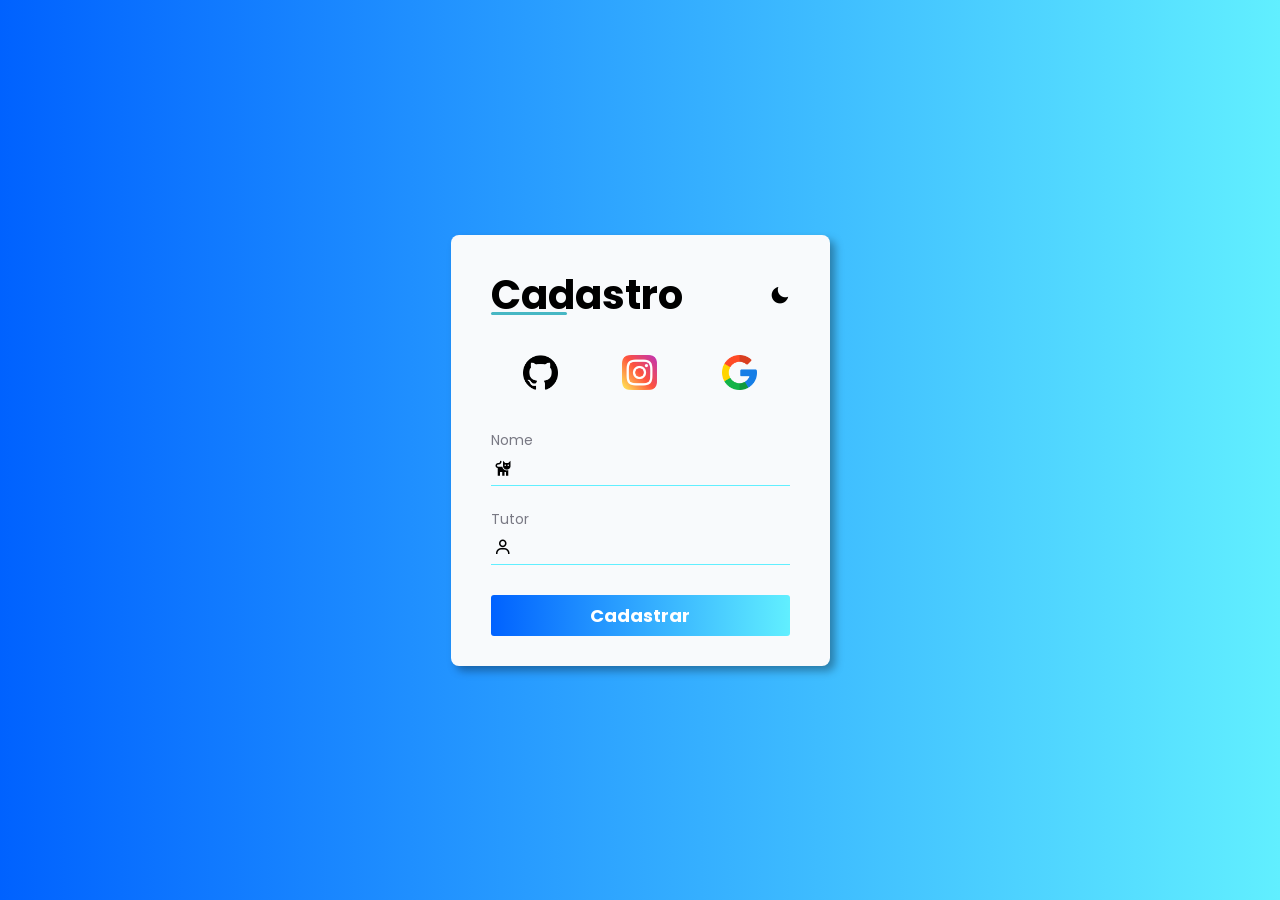
<file: index.html>
<!DOCTYPE html>
<html lang="pt-br">
<head>
    <meta charset="UTF-8">
    <meta name="viewport" content="width=device-width, initial-scale=1.0">
    <link href='https://unpkg.com/boxicons@2.1.4/css/boxicons.min.css' rel='stylesheet'>

    <link rel="stylesheet" href="assets/CSS/style.css">
    <title>Cadastro de Pets</title>
</head>
<body>
    <main id="container">
        <form id="cadastro_form" action="control/cadastro.php" method="GET">
            <div id="form_header">
                <h1>Cadastro</h1>
                <i id="mode_icon" class='bx bxs-moon'></i>
            </div>

            <div id="social_midia">
                <a href="https://github.com/Pauloj2">
                    <img src="assets/imgs/github.png" alt="GitHub">
                </a>

                <a href="#">
                    <img src="assets/imgs/instagram.png" alt="Instagram">
                </a>

                <a href="#">
                    <img src="assets/imgs/google.png" alt="Google">
                </a>
            </div>

            <div id="inputs">
                <div class="input-box">
                    <label for="nome">
                        Nome
                        <div class="input-field">
                            <i class='bx bxs-cat'></i>
                            <input type="text" id="nome" name="nome">
                        </div>
                    </label>
                </div>

                <div class="input-box">
                    <label for="tutor">
                        Tutor
                        <div class="input-field">
                            <i class='bx bx-user'></i>
                            <input type="text" id="tutor" name="tutor">
                        </div>
                    </label>
                </div>

            </div>

            <button type="submit" id="cadastro_button">
                Cadastrar
            </button>
        </form>
    </main>

<script type="text/javascript" src="assets/js/script.js"></script>
</body>
</html>
</file>
<file: assets/CSS/style.css>
@import url('https://fonts.googleapis.com/css2?family=Poppins:ital,wght@0,100;0,200;0,300;0,400;0,500;0,600;0,700;0,800;0,900;1,100;1,200;1,300;1,400;1,500;1,600;1,700;1,800;1,900&display=swap');


* {
    font-family: 'Poppins', sans-serif;
    margin: 0;
    padding: 0;
    box-sizing: border-box;
}

#container {
    height: 100vh;
    width: 100%;
    background: linear-gradient(90deg, hsla(217, 100%, 50%, 1) 0%, #61efff 100%);
    display: flex;
    align-items: center;
    justify-content: center;
}

#cadastro_form {
    background-color: #f8fafc;
    display: flex;
    flex-direction: column;
    padding: 30px 40px;
    border-radius: 8px;
    gap: 30px;
    box-shadow: 5px 5px 8px rgba(0, 0, 0, 0.336);
    height: fit-content;
    animation: dark-to-light 0.3s ease-in-out;
}

#form_header {
    display: flex;
    align-items: center;
    justify-content: space-between;
}

#form_header h1 {
    font-size: 40px;
    position: relative;
}

#form_header h1::before {
    position: absolute;
    content: '';
    width: 40%;
    background-color: #47b7c4;
    height: 3px;
    bottom: 10px;
    border-radius: 5px;
}
#mode_icon {
    cursor: pointer;
    font-size: 20px;
}

#social_midia {
    display: flex;
    justify-content: space-around;
}

#social_midia img {
    width: 35px;
}

#social_midia img:hover {
    transform: scale(1.2);
}

#inputs {
    display: flex;
    flex-direction: column;
    align-items: center;
    justify-content: center;
    gap: 20px;
}

.input-box label {
    font-size: 14px;
    color: #797984;
}

.input-field {
    display: flex;
    align-items: center;
    gap: 15px;
    padding: 3px;
    cursor: text;
    border-bottom: 1px solid #61efff;
}

.input-field i {
    font-size: 18px;
    color: #000;
}

.input-field input {
    border: none;
    background-color: transparent;
    width: 260px;
    font-size: 18px;
    padding: 0px 5px;
}

.input-field input:focus {
    outline: none;
}

#cadastro_button {
    border: none;
    background: linear-gradient(90deg, hsla(217, 100%, 50%, 1) 0%, #61efff 100%);
    color: white;
    padding: 7px;
    font-size: 18px;
    border-radius: 3px;
    font-weight: bold;
}

#cadastro_button:hover {
    transform: scale(1.05);
}

.dark#cadastro_form {
    color: white;
    background-color: #312d37;
    animation: light-to-dark 0.3s ease-in-out;
}

.dark#cadastro_form .input-field input,
.dark#cadastro_form .input-field i{
    color: white;
}

@keyframes dack-to-light {
    0% {
        background-color: #312d37;
    }

    100% {
        background-color: white;
    }
}

@keyframes light-to-dack {
    0% {
        background-color: white;
    }

    100% {
        background-color: #312d37;
    }
}
</file>
